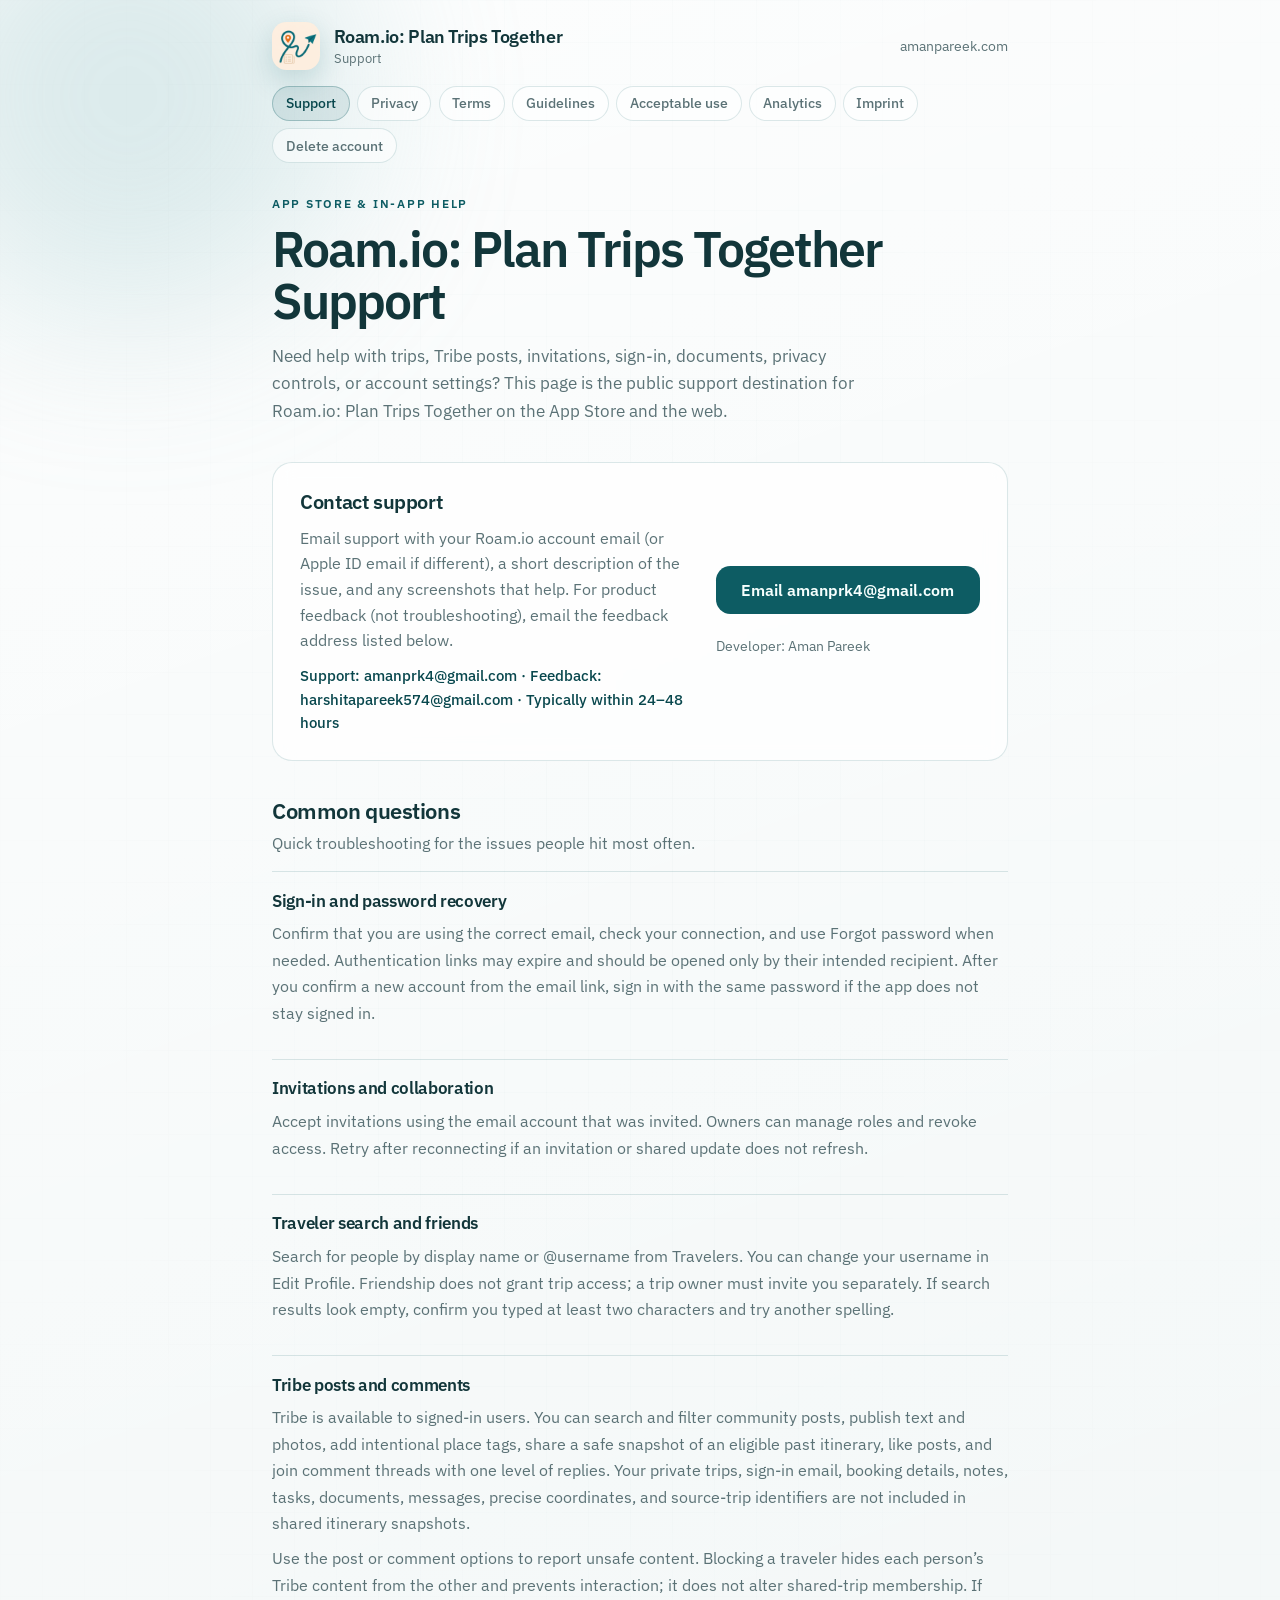
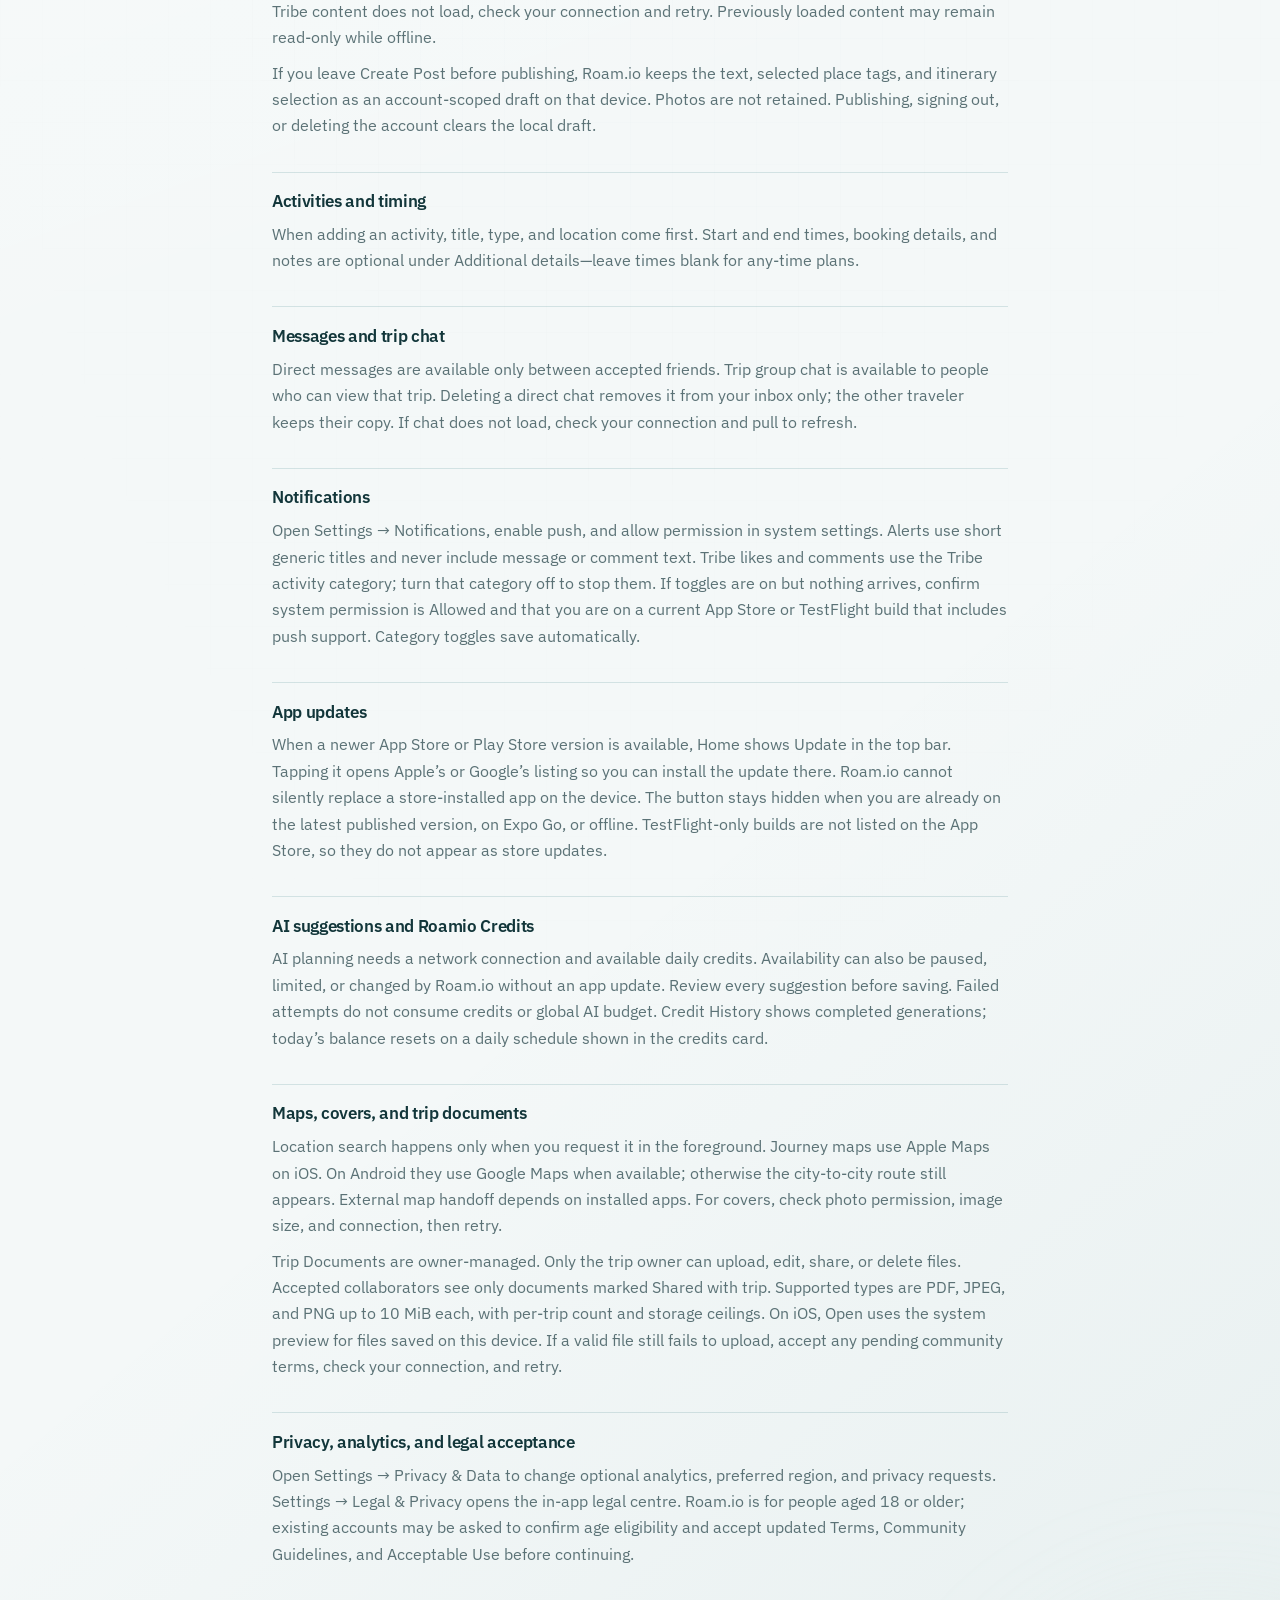
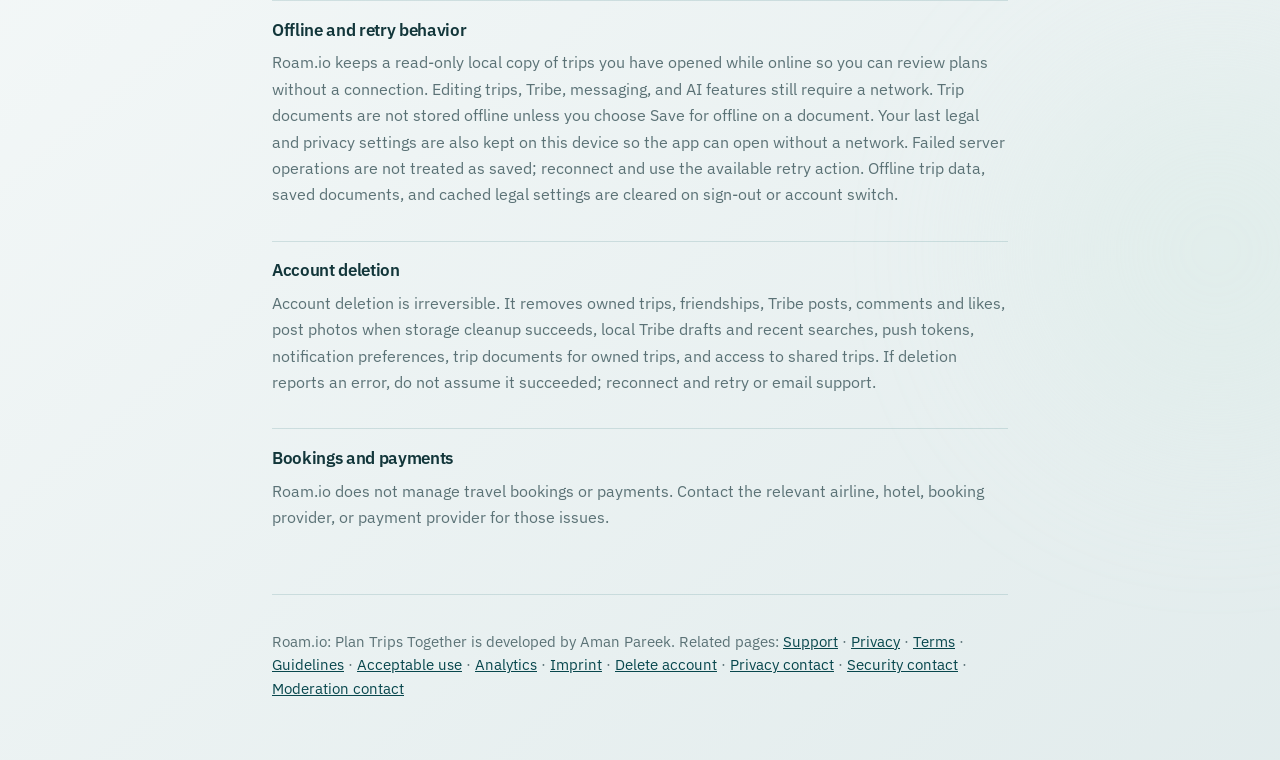
<file: index.html>
<!doctype html>
<html lang="en">
  <head>
    <meta charset="UTF-8" />
    <link rel="icon" type="image/png" href="/images/roamio/mark.png" />
    <link rel="apple-touch-icon" href="/images/roamio/mark.png" />
    <meta name="viewport" content="width=device-width, initial-scale=1.0" />
    <title>Roam.io: Plan Trips Together Support</title>
    <script type="module" crossorigin src="/assets/index-C-vtEhgM.js"></script>
    <link rel="stylesheet" crossorigin href="/assets/index-BQyyKGye.css">
  </head>
  <body>
    <div id="root"></div>
  </body>
</html>
</file>
<file: assets/index-BQyyKGye.css>
@import "https://fonts.googleapis.com/css2?family=IBM+Plex+Sans:ital,wght@0,400;0,500;0,600;0,700;1,400&display=swap";.roamio-legal{isolation:isolate;--roamio-ink:#12363a;--roamio-muted:#5b7276;--roamio-teal:#0d5c63;--roamio-teal-deep:#08474d;--roamio-border:#0d5c6324;min-height:100dvh;color:var(--roamio-ink);font-family:var(--app-font-body);background:linear-gradient(160deg,#ffffffc7,#0000 46%),linear-gradient(320deg,#0d5c6314,#0000 40%),#f4f8f8;padding:clamp(1rem,2.4vh,1.6rem) clamp(1rem,4vw,2.5rem) clamp(2rem,5vh,3.5rem);position:relative;overflow:clip}.roamio-legal__atmosphere,.roamio-legal__grid{pointer-events:none;position:absolute;inset:0}.roamio-legal__atmosphere{z-index:-1;overflow:hidden}.roamio-legal__grid{opacity:.35;background-image:linear-gradient(#0d5c630d 1px,#0000 1px),linear-gradient(90deg,#0d5c630d 1px,#0000 1px);background-size:42px 42px;-webkit-mask-image:radial-gradient(72% 60% at 50% 18%,#000,#0000);mask-image:radial-gradient(72% 60% at 50% 18%,#000,#0000)}.roamio-legal__glow{filter:blur(88px);opacity:.34;border-radius:50%;position:absolute}.roamio-legal__glow--one{aspect-ratio:1;background:#9ec8cb;width:min(28rem,70vw);animation:14s ease-in-out infinite alternate roamio-drift;top:-8rem;left:-6rem}.roamio-legal__glow--two{aspect-ratio:1;background:#d7ebe4;width:min(24rem,60vw);animation:18s ease-in-out infinite alternate-reverse roamio-drift;bottom:8%;right:-8rem}.roamio-legal__header,.roamio-legal__nav,.roamio-legal__intro,.roamio-legal__contact,.roamio-legal__bullets,.roamio-legal__topics,.roamio-legal__footer{width:min(100%,46rem);margin-inline:auto;position:relative}.roamio-legal__header{justify-content:space-between;align-items:center;gap:1rem;margin-bottom:1rem;display:flex}.roamio-legal__brand{color:inherit;align-items:center;gap:.85rem;text-decoration:none;display:inline-flex}.roamio-legal__mark{object-fit:cover;background:var(--roamio-teal);border-radius:.9rem;width:3rem;height:3rem;box-shadow:0 10px 28px #0d5c632e}.roamio-legal__brand-copy{gap:.1rem;display:grid}.roamio-legal__brand-copy strong{font-family:var(--app-font-heading);letter-spacing:-.02em;font-size:1.15rem;font-weight:600}.roamio-legal__brand-copy small{color:var(--roamio-muted);font-size:.82rem}.roamio-legal__site-link{color:var(--roamio-muted);border-bottom:1px solid #0000;font-size:.9rem;text-decoration:none;transition:color .16s,border-color .16s}.roamio-legal__site-link:hover{color:var(--roamio-teal-deep);border-color:#0d5c6359}.roamio-legal__nav{flex-wrap:wrap;gap:.45rem;margin-bottom:clamp(1.35rem,3.5vh,2rem);display:flex}.roamio-legal__nav-link{border:1px solid var(--roamio-border);min-height:2.2rem;color:var(--roamio-muted);background:#ffffff8c;border-radius:999px;align-items:center;padding:.35rem .8rem;font-size:.86rem;font-weight:500;text-decoration:none;transition:background .16s,color .16s,border-color .16s;display:inline-flex}.roamio-legal__nav-link:hover,.roamio-legal__nav-link.is-active{color:var(--roamio-teal-deep);background:#0d5c631a;border-color:#0d5c6347}.roamio-legal__intro{margin-bottom:clamp(1.5rem,4vh,2.25rem);animation:.56s both roamio-rise}.roamio-legal__eyebrow{color:var(--roamio-teal);letter-spacing:.14em;text-transform:uppercase;margin:0 0 .75rem;font-size:.78rem;font-weight:600}.roamio-legal__intro h1{font-family:var(--app-font-heading);letter-spacing:-.04em;margin:0;font-size:clamp(2.1rem,5vw,3.1rem);font-weight:600;line-height:1.05}.roamio-legal__lead{max-width:38rem;color:var(--roamio-muted);margin:1rem 0 0;font-size:1.05rem;line-height:1.65}.roamio-legal__draft{color:#8f1f1f;background:#b02a2a14;border:1px solid #b02a2a59;border-radius:12px;max-width:38rem;margin:1rem 0 0;padding:.85rem 1rem;font-size:.95rem;font-weight:700;line-height:1.45}.roamio-legal__meta-list{color:var(--roamio-muted);flex-wrap:wrap;gap:.45rem .85rem;margin:1rem 0 0;padding:0;font-size:.86rem;list-style:none;display:flex}.roamio-legal__contact{border:1px solid var(--roamio-border);-webkit-backdrop-filter:blur(10px);backdrop-filter:blur(10px);background:#ffffffb8;border-radius:1.25rem;gap:1.25rem;margin-bottom:clamp(1.5rem,4vh,2.25rem);padding:1.35rem 1.4rem;animation:.68s 80ms both roamio-rise;display:grid}.roamio-legal__contact h2,.roamio-legal__bullets h2,.roamio-legal__topics-head h2,.roamio-legal__topic h3{font-family:var(--app-font-heading);letter-spacing:-.02em;margin:0;font-weight:600}.roamio-legal__contact h2,.roamio-legal__bullets h2{font-size:1.25rem}.roamio-legal__contact p{color:var(--roamio-muted);margin:.65rem 0 0;line-height:1.6}.roamio-legal__response{font-size:.92rem;font-weight:500;color:var(--roamio-teal-deep)!important}.roamio-legal__contact-actions{align-content:start;gap:.7rem;display:grid}.roamio-legal__cta{background:var(--roamio-teal);color:#f7fffe;text-align:center;border-radius:.9rem;justify-content:center;align-items:center;min-height:3rem;padding:.75rem 1.15rem;font-weight:600;text-decoration:none;transition:background .16s,transform .16s;display:inline-flex}.roamio-legal__cta:hover{background:var(--roamio-teal-deep);transform:translateY(-1px)}.roamio-legal__developer{color:var(--roamio-muted);margin:0;font-size:.88rem}.roamio-legal__bullets{background:#fff4f3bf;border:1px solid #b43c3c2e;border-radius:1.15rem;margin-bottom:clamp(1.5rem,4vh,2.25rem);padding:1.2rem 1.35rem}.roamio-legal__bullets ul{color:var(--roamio-ink);margin:.8rem 0 0;padding-left:1.15rem;line-height:1.6}.roamio-legal__bullets li+li{margin-top:.35rem}.roamio-legal__topics-head{margin-bottom:1.15rem;animation:.72s .12s both roamio-rise}.roamio-legal__topics-head h2{font-size:1.35rem}.roamio-legal__topics-head p{color:var(--roamio-muted);margin:.45rem 0 0}.roamio-legal__topic-list{gap:.9rem;display:grid}.roamio-legal__topic{border-top:1px solid var(--roamio-border);padding:1.1rem 0 1.15rem;animation:.76s both roamio-rise}.roamio-legal__topic:first-child{animation-delay:.14s}.roamio-legal__topic:nth-child(2){animation-delay:.18s}.roamio-legal__topic:nth-child(3){animation-delay:.22s}.roamio-legal__topic:nth-child(4){animation-delay:.26s}.roamio-legal__topic:nth-child(5){animation-delay:.3s}.roamio-legal__topic:nth-child(6){animation-delay:.34s}.roamio-legal__topic:nth-child(7){animation-delay:.38s}.roamio-legal__topic:nth-child(8){animation-delay:.42s}.roamio-legal__topic:nth-child(9){animation-delay:.46s}.roamio-legal__topic:nth-child(10){animation-delay:.5s}.roamio-legal__topic:nth-child(11){animation-delay:.54s}.roamio-legal__topic:nth-child(12){animation-delay:.58s}.roamio-legal__topic h3{font-size:1.05rem}.roamio-legal__topic p{color:var(--roamio-muted);margin:.55rem 0 0;line-height:1.65}.roamio-legal__footer{border-top:1px solid var(--roamio-border);color:var(--roamio-muted);margin-top:clamp(2rem,5vh,3rem);padding-top:1.25rem;font-size:.92rem;line-height:1.6}.roamio-legal__footer a{color:var(--roamio-teal-deep)}@media (width>=720px){.roamio-legal__contact{grid-template-columns:1.35fr .9fr;align-items:center;padding:1.6rem 1.7rem}}@keyframes roamio-rise{0%{opacity:0;transform:translateY(12px)}to{opacity:1;transform:translateY(0)}}@keyframes roamio-drift{0%{transform:translate(0,0)scale(1)}to{transform:translate(2%,3%)scale(1.06)}}@media (prefers-reduced-motion:reduce){.roamio-legal__glow,.roamio-legal__intro,.roamio-legal__contact,.roamio-legal__topics-head,.roamio-legal__topic{animation:none}}:root{--app-font-body:"IBM Plex Sans", system-ui, -apple-system, BlinkMacSystemFont, "Segoe UI", sans-serif;--app-font-heading:"IBM Plex Sans", system-ui, -apple-system, BlinkMacSystemFont, "Segoe UI", sans-serif}*,:before,:after{box-sizing:border-box}html{min-height:100%}body{color:#12363a;min-height:100dvh;font-family:var(--app-font-body);-webkit-font-smoothing:antialiased;text-rendering:optimizelegibility;background:#f4f8f8;margin:0}#root{min-height:100dvh}.outline-none:focus{outline:none}.outline-none:focus-visible{outline-offset:2px;outline:2px solid #0d5c63}
</file>
